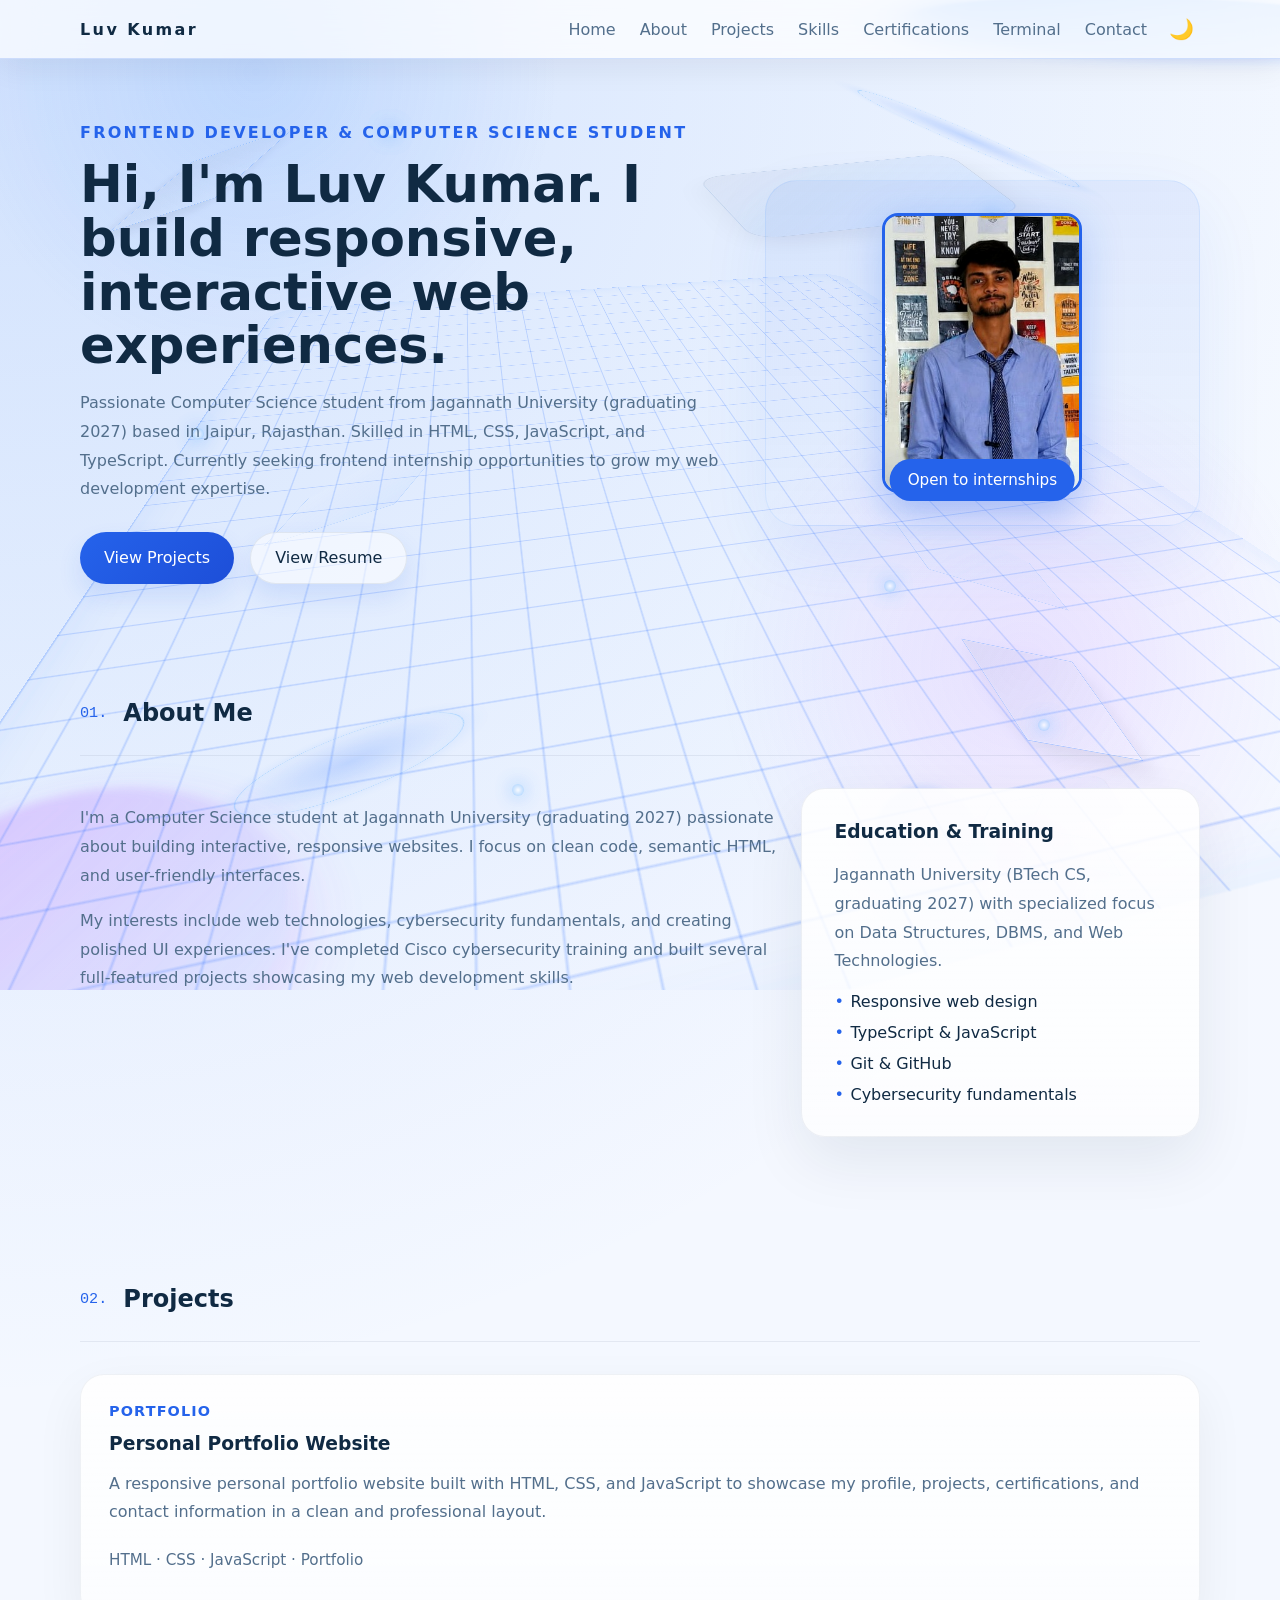
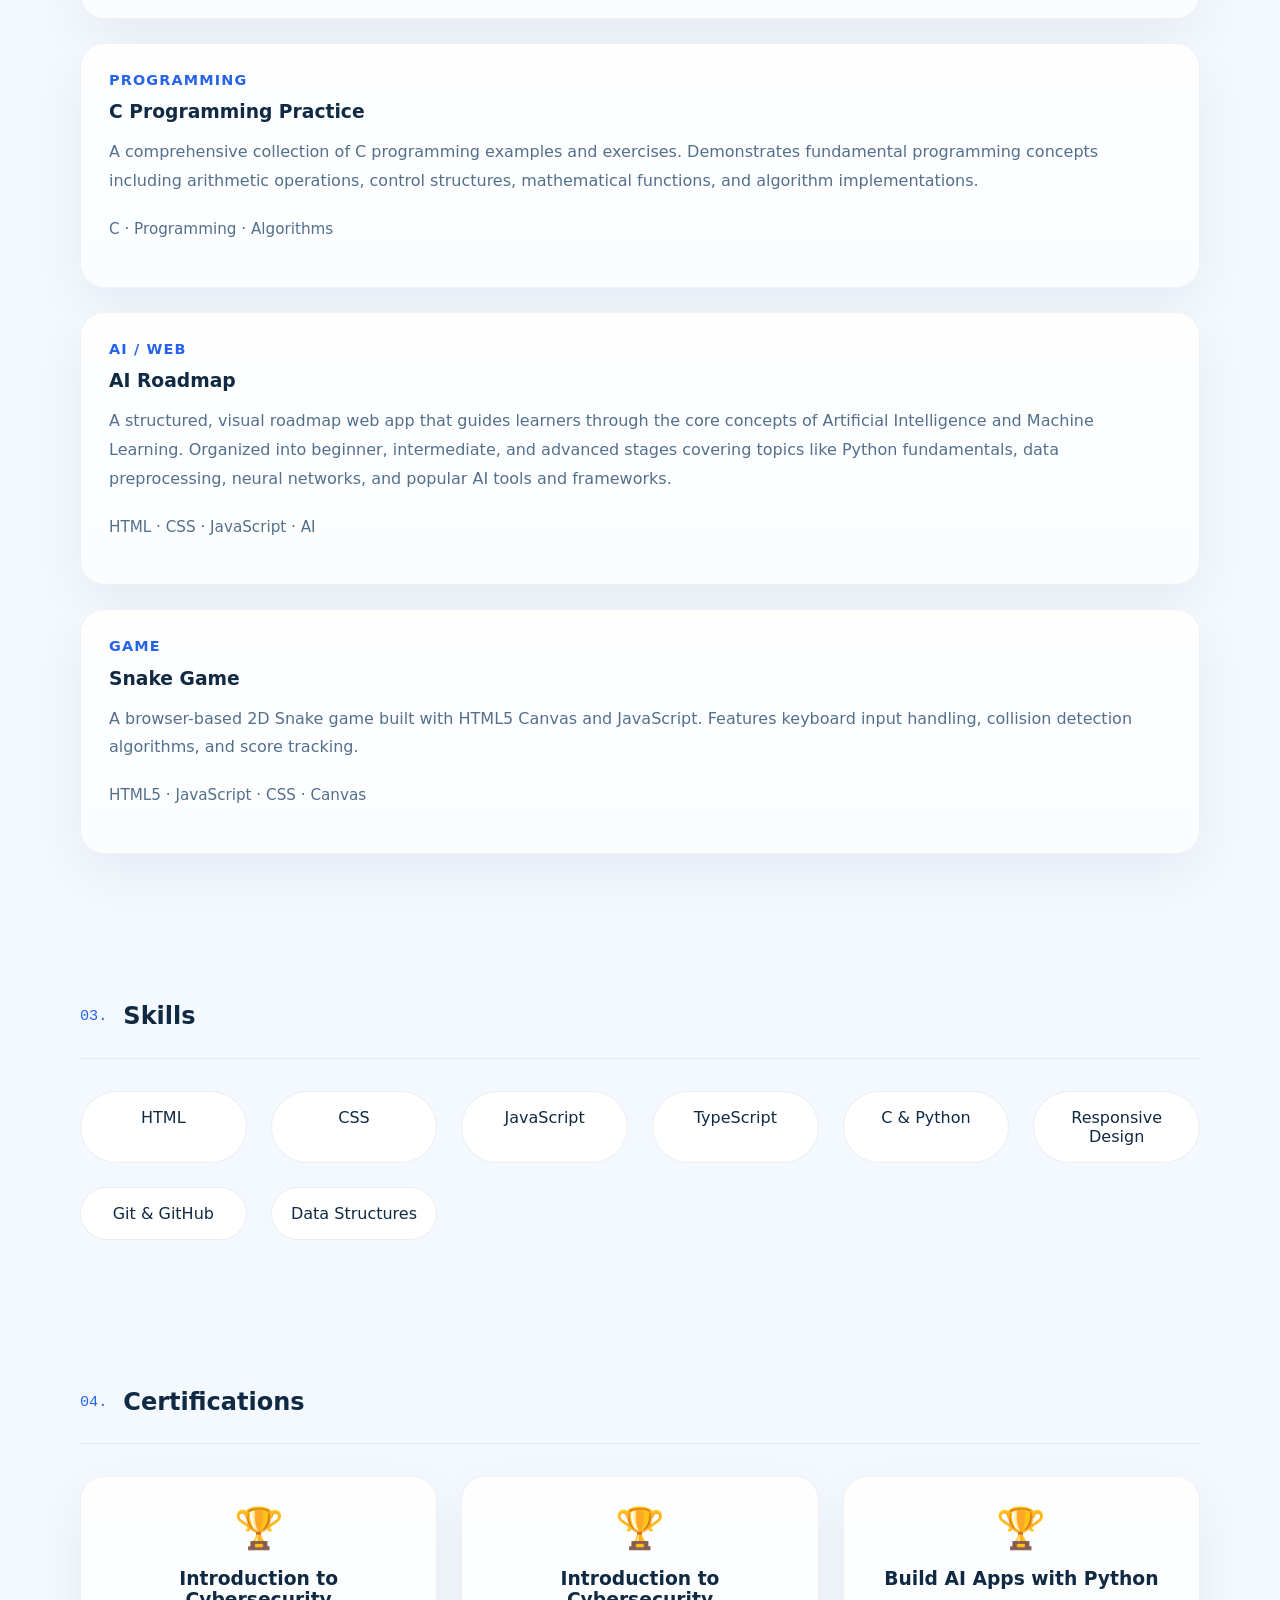
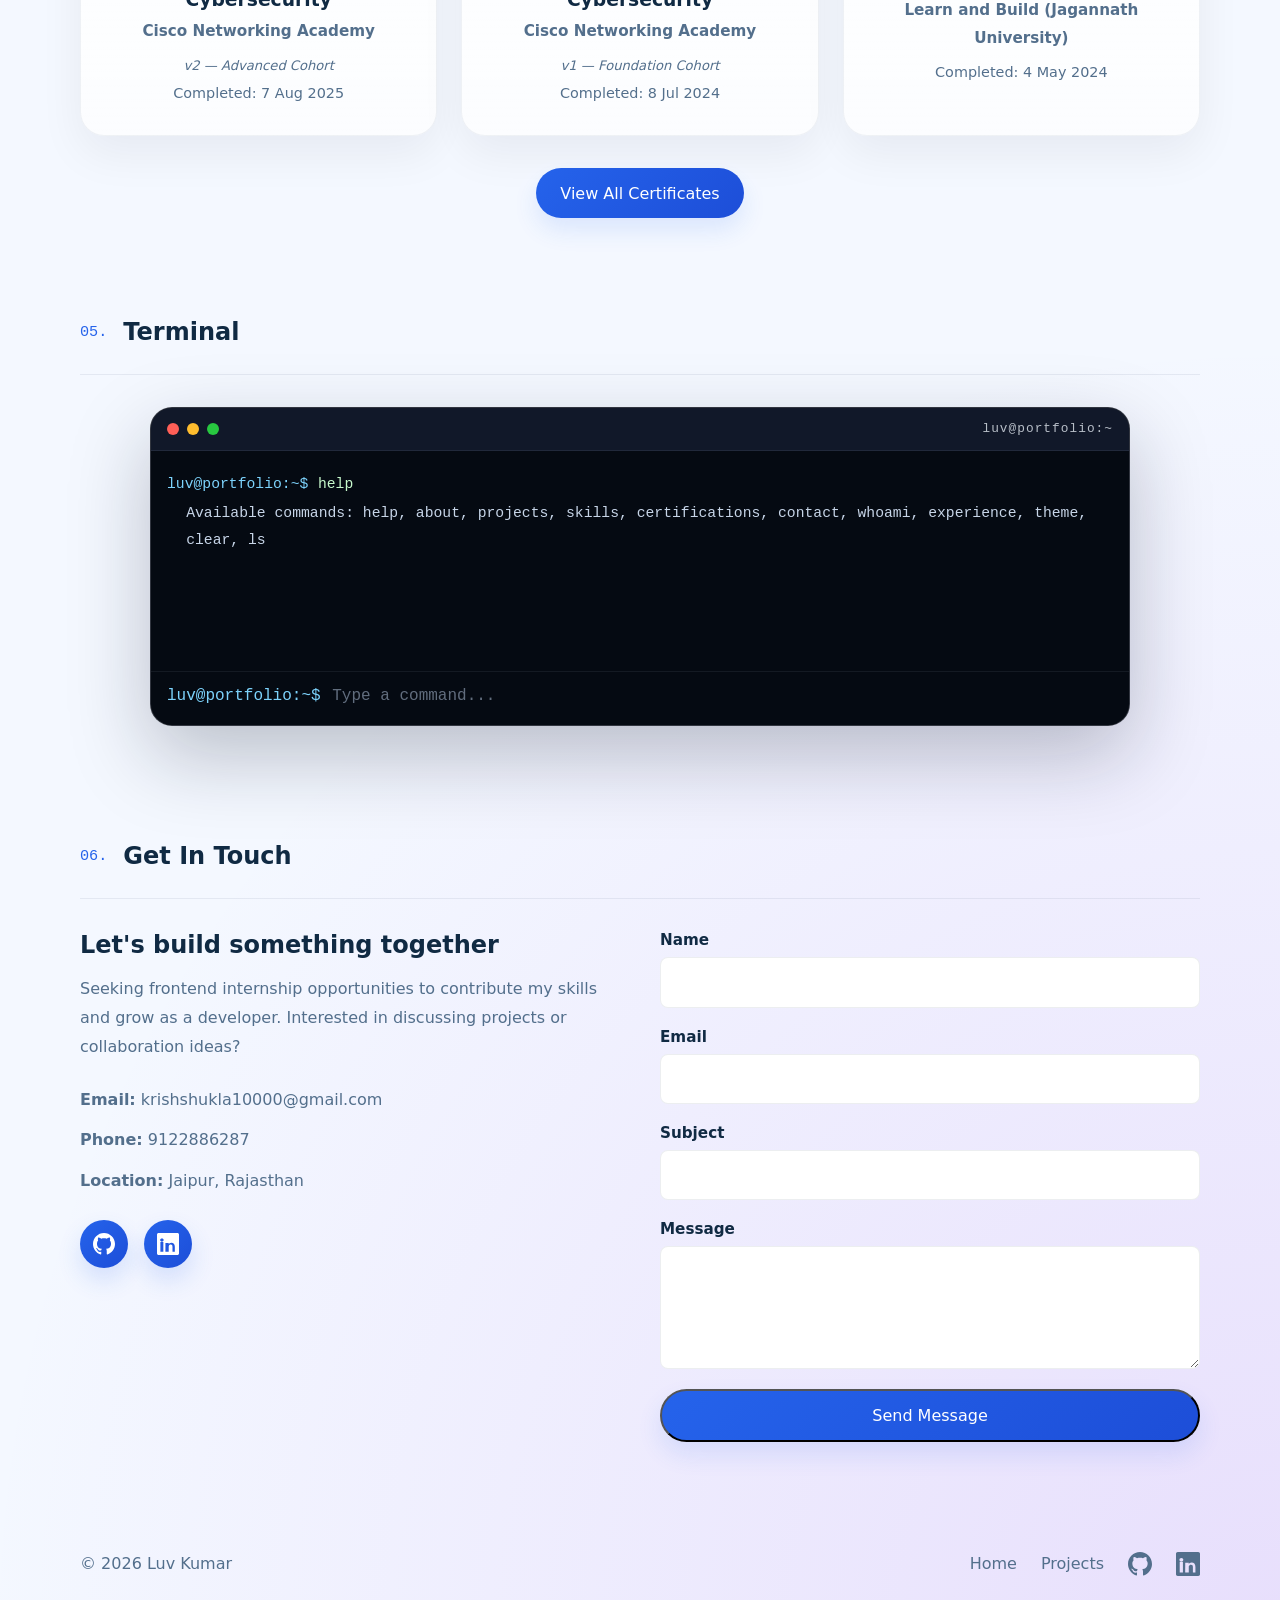
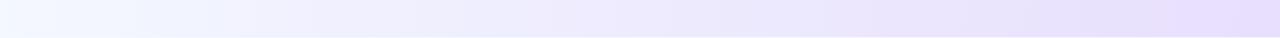
<file: index.html>
<!DOCTYPE html>
<html lang="en">
<head>
  <meta charset="UTF-8" />
  <meta name="viewport" content="width=device-width, initial-scale=1.0" />
  <title>My Portfolio</title>
  <link rel="stylesheet" href="styles.css" />
  <script defer src="script.js"></script>
</head>
<body>
  <div class="background-scene" aria-hidden="true">
    <span class="orb orb-one parallax-layer"></span>
    <span class="orb orb-two parallax-layer"></span>
    <span class="cube cube-one parallax-layer"></span>
    <span class="cube cube-two parallax-layer"></span>
    <span class="ring ring-one parallax-layer"></span>
    <span class="ring ring-two parallax-layer"></span>
    <span class="prism prism-one parallax-layer"></span>
    <span class="prism prism-two parallax-layer"></span>
    <span class="panel panel-one parallax-layer"></span>
    <span class="grid parallax-layer"></span>
    <span class="particle particle-1 parallax-layer"></span>
    <span class="particle particle-2 parallax-layer"></span>
    <span class="particle particle-3 parallax-layer"></span>
    <span class="particle particle-4 parallax-layer"></span>
    <span class="particle particle-5 parallax-layer"></span>
    <span class="particle particle-6 parallax-layer"></span>

    <div class="secondary-scene parallax-layer">
      <span class="mini-orb mini-orb-one"></span>
      <span class="mini-orb mini-orb-two"></span>
      <span class="mini-cube mini-cube-one"></span>
      <span class="mini-cube mini-cube-two"></span>
      <span class="mini-ring"></span>
      <span class="mini-panel"></span>
    </div>
  </div>

  <header class="site-header">
    <div class="container header-grid">
      <a class="brand" href="#home">Luv Kumar</a>
      <button class="nav-toggle" aria-label="Toggle navigation">☰</button>
      <nav class="site-nav">
        <a href="#home">Home</a>
        <a href="#about">About</a>
        <a href="#projects">Projects</a>
        <a href="#skills">Skills</a>
        <a href="#certifications">Certifications</a>
        <a href="#terminal">Terminal</a>
        <a href="#contact">Contact</a>
      </nav>
      <button class="theme-toggle" aria-label="Toggle dark mode">🌙</button>
    </div>
  </header>

  <main>
    <section class="hero" id="home">
      <div class="container hero-content">
        <div>
          <p class="eyebrow">Frontend Developer & Computer Science Student</p>
          <h1>Hi, I'm Luv Kumar. I build responsive, interactive web experiences.</h1>
          <p class="hero-copy">Passionate Computer Science student from Jagannath University (graduating 2027) based in Jaipur, Rajasthan. Skilled in HTML, CSS, JavaScript, and TypeScript. Currently seeking frontend internship opportunities to grow my web development expertise.</p>
          <div class="hero-actions">
            <a class="btn btn-primary" href="#projects">View Projects</a>
            <a class="btn btn-secondary" href="resume.html" target="_blank">View Resume</a>
          </div>
        </div>
        <div class="hero-card">
          <button class="profile-image-button" type="button" aria-label="View profile picture">
            <img class="profile-image" src="profile-professional.jpeg" alt="Luv Kumar — professional profile photo" />
          </button>
          <div class="hero-badge">Open to internships</div>
        </div>
      </div>
    </section>

    <section class="section" id="about">
      <div class="container">
        <div class="section-header">
          <span class="section-number">01.</span>
          <h2>About Me</h2>
        </div>
        <div class="about-grid">
          <div>
            <p>I'm a Computer Science student at Jagannath University (graduating 2027) passionate about building interactive, responsive websites. I focus on clean code, semantic HTML, and user-friendly interfaces.</p>
            <p>My interests include web technologies, cybersecurity fundamentals, and creating polished UI experiences. I've completed Cisco cybersecurity training and built several full-featured projects showcasing my web development skills.</p>
          </div>
          <div class="about-card">
            <h3>Education & Training</h3>
            <p>Jagannath University (BTech CS, graduating 2027) with specialized focus on Data Structures, DBMS, and Web Technologies.</p>
            <ul>
              <li>Responsive web design</li>
              <li>TypeScript & JavaScript</li>
              <li>Git & GitHub</li>
              <li>Cybersecurity fundamentals</li>
            </ul>
          </div>
        </div>
      </div>
    </section>

    <section class="section" id="projects">
      <div class="container">
        <div class="section-header">
          <span class="section-number">02.</span>
          <h2>Projects</h2>
        </div>
        <div class="projects-grid">
          <article class="project-card">
            <div class="project-meta">Portfolio</div>
            <h3><a href="#home">Personal Portfolio Website</a></h3>
            <p>A responsive personal portfolio website built with HTML, CSS, and JavaScript to showcase my profile, projects, certifications, and contact information in a clean and professional layout.</p>
            <p class="project-tech">HTML · CSS · JavaScript · Portfolio</p>
          </article>

          <article class="project-card">
            <div class="project-meta">Programming</div>
            <h3><a href="https://github.com/KrishShukla07/C-Programming-Practice" target="_blank" rel="noopener noreferrer">C Programming Practice</a></h3>
            <p>A comprehensive collection of C programming examples and exercises. Demonstrates fundamental programming concepts including arithmetic operations, control structures, mathematical functions, and algorithm implementations.</p>
            <p class="project-tech">C · Programming · Algorithms</p>
          </article>

          <article class="project-card">
            <div class="project-meta">AI / Web</div>
            <h3><a href="https://github.com/KrishShukla07" target="_blank" rel="noopener noreferrer">AI Roadmap</a></h3>
            <p>A structured, visual roadmap web app that guides learners through the core concepts of Artificial Intelligence and Machine Learning. Organized into beginner, intermediate, and advanced stages covering topics like Python fundamentals, data preprocessing, neural networks, and popular AI tools and frameworks.</p>
            <p class="project-tech">HTML · CSS · JavaScript · AI</p>
          </article>

          <article class="project-card">
            <div class="project-meta">Game</div>
            <h3><a href="https://github.com/KrishShukla07" target="_blank" rel="noopener noreferrer">Snake Game</a></h3>
            <p>A browser-based 2D Snake game built with HTML5 Canvas and JavaScript. Features keyboard input handling, collision detection algorithms, and score tracking.</p>
            <p class="project-tech">HTML5 · JavaScript · CSS · Canvas</p>
          </article>
        </div>
      </div>
    </section>

    <section class="section" id="skills">
      <div class="container">
        <div class="section-header">
          <span class="section-number">03.</span>
          <h2>Skills</h2>
        </div>
        <div class="skills-grid">
          <span>HTML</span>
          <span>CSS</span>
          <span>JavaScript</span>
          <span>TypeScript</span>
          <span>C & Python</span>
          <span>Responsive Design</span>
          <span>Git & GitHub</span>
          <span>Data Structures</span>
        </div>
      </div>
    </section>
    <section class="section" id="certifications">
      <div class="container">
        <div class="section-header">
          <span class="section-number">04.</span>
          <h2>Certifications</h2>
        </div>
        <div class="certifications-grid">
          <div class="cert-card">
            <div class="cert-icon">🏆</div>
            <h3>Introduction to Cybersecurity</h3>
            <p class="cert-issuer">Cisco Networking Academy</p>
            <p class="cert-meta-tag">v2 — Advanced Cohort</p>
            <p class="cert-date">Completed: 7 Aug 2025</p>
          </div>
          <div class="cert-card">
            <div class="cert-icon">🏆</div>
            <h3>Introduction to Cybersecurity</h3>
            <p class="cert-issuer">Cisco Networking Academy</p>
            <p class="cert-meta-tag">v1 — Foundation Cohort</p>
            <p class="cert-date">Completed: 8 Jul 2024</p>
          </div>
          <div class="cert-card">
            <div class="cert-icon">🏆</div>
            <h3>Build AI Apps with Python</h3>
            <p class="cert-issuer">Learn and Build (Jagannath University)</p>
            <p class="cert-date">Completed: 4 May 2024</p>
          </div>
        </div>
        <div class="certs-cta">
          <a href="certificates.html" class="btn btn-primary">View All Certificates</a>
        </div>
      </div>
    </section>

    <section class="section terminal-section" id="terminal">
      <div class="container">
        <div class="section-header">
          <span class="section-number">05.</span>
          <h2>Terminal</h2>
        </div>
        <div class="terminal-window" aria-label="Interactive terminal preview">
          <div class="terminal-header">
            <div class="terminal-dots">
              <span class="dot dot-red"></span>
              <span class="dot dot-yellow"></span>
              <span class="dot dot-green"></span>
            </div>
            <div class="terminal-title">luv@portfolio:~</div>
          </div>
          <div class="terminal-body" id="terminalBody" aria-live="polite">
            <div class="terminal-row terminal-welcome">
              <span class="prompt">luv@portfolio:~$</span>
              <span>help</span>
            </div>
            <div class="terminal-output">Available commands: help, about, projects, skills, certifications, contact, whoami, experience, theme, clear, ls</div>
          </div>
          <form class="terminal-input-row" id="terminalForm">
            <span class="prompt">luv@portfolio:~$</span>
            <input id="terminalInput" type="text" autocomplete="off" spellcheck="false" aria-label="Type a terminal command" placeholder="Type a command..." />
          </form>
        </div>
      </div>
    </section>

    <section class="section contact-section" id="contact">
      <div class="container">
        <div class="section-header">
          <span class="section-number">06.</span>
          <h2>Get In Touch</h2>
        </div>
        <div class="contact-container">
          <div class="contact-info">
            <h3>Let's build something together</h3>
            <p>Seeking frontend internship opportunities to contribute my skills and grow as a developer. Interested in discussing projects or collaboration ideas?</p>
            <div class="contact-details">
              <p><strong>Email:</strong> krishshukla10000@gmail.com</p>
              <p><strong>Phone:</strong> 9122886287</p>
              <p><strong>Location:</strong> Jaipur, Rajasthan</p>
              <div class="contact-links">
                <a href="https://github.com/KrishShukla07" target="_blank" rel="noopener noreferrer" title="GitHub">
                  <svg width="20" height="20" viewBox="0 0 24 24" fill="currentColor">
                    <path d="M12 0c-6.626 0-12 5.373-12 12 0 5.302 3.438 9.8 8.207 11.387.599.111.793-.261.793-.577v-2.234c-3.338.726-4.033-1.416-4.033-1.416-.546-1.387-1.333-1.756-1.333-1.756-1.089-.745.083-.729.083-.729 1.205.084 1.839 1.237 1.839 1.237 1.07 1.834 2.807 1.304 3.492.997.107-.775.418-1.305.762-1.604-2.665-.305-5.467-1.334-5.467-5.931 0-1.311.469-2.381 1.236-3.221-.124-.303-.535-1.524.117-3.176 0 0 1.008-.322 3.301 1.23.957-.266 1.983-.399 3.003-.404 1.02.005 2.047.138 3.006.404 2.291-1.552 3.297-1.23 3.297-1.23.653 1.653.242 2.874.118 3.176.77.84 1.235 1.911 1.235 3.221 0 4.609-2.807 5.624-5.479 5.921.43.372.823 1.102.823 2.222v3.293c0 .319.192.694.801.576 4.765-1.589 8.199-6.086 8.199-11.386 0-6.627-5.373-12-12-12z"/>
                  </svg>
                </a>
                <a href="https://linkedin.com/in/luv-kumar-109767224" target="_blank" rel="noopener noreferrer" title="LinkedIn">
                  <svg width="20" height="20" viewBox="0 0 24 24" fill="currentColor">
                    <path d="M20.447 20.452h-3.554v-5.569c0-1.328-.475-2.236-1.986-2.236-1.081 0-1.722.722-2.004 1.418-.103.249-.129.597-.129.946v5.441h-3.554s.05-8.855 0-9.649h3.554v1.366c.43-.664 1.199-1.61 2.920-1.61 2.135 0 3.738 1.393 3.738 4.385v5.508zM5.337 9.432c-1.144 0-1.915-.758-1.915-1.705 0-.948.77-1.706 1.954-1.706 1.182 0 1.915.758 1.915 1.706 0 .947-.733 1.705-1.954 1.705zm1.581 11.02H3.715V9.803h3.203v10.649zM22.225 0H1.771C.792 0 0 .774 0 1.729v20.542C0 23.227.792 24 1.771 24h20.451C23.2 24 24 23.227 24 22.271V1.729C24 .774 23.2 0 22.222 0h.003z"/>
                  </svg>
                </a>
              </div>
            </div>
          </div>
          <form class="contact-form" id="contactForm">
            <div class="form-group">
              <label for="name">Name</label>
              <input type="text" id="name" name="name" required />
            </div>
            <div class="form-group">
              <label for="email">Email</label>
              <input type="email" id="email" name="email" required />
            </div>
            <div class="form-group">
              <label for="subject">Subject</label>
              <input type="text" id="subject" name="subject" required />
            </div>
            <div class="form-group">
              <label for="message">Message</label>
              <textarea id="message" name="message" rows="5" required></textarea>
            </div>
            <button type="submit" class="btn btn-primary">Send Message</button>
          </form>
        </div>
      </div>
    </section>

  </main>

  <div class="image-modal" id="imageModal" aria-hidden="true">
    <div class="image-modal-backdrop" data-close="true"></div>
    <div class="image-modal-content" role="dialog" aria-modal="true" aria-label="Luv Kumar profile picture">
      <button class="image-modal-close" type="button" aria-label="Close enlarged profile picture">×</button>
      <img src="profile-professional.jpeg" alt="Luv Kumar profile picture" />
    </div>
  </div>

  <footer class="footer">
    <div class="container footer-grid">
      <p>© 2026 Luv Kumar</p>
      <div class="footer-links">
        <a href="#home">Home</a>
        <a href="#projects">Projects</a>
        <a href="https://github.com/KrishShukla07" target="_blank" rel="noopener noreferrer" class="social-link" title="GitHub">
          <svg width="24" height="24" viewBox="0 0 24 24" fill="currentColor">
            <path d="M12 0c-6.626 0-12 5.373-12 12 0 5.302 3.438 9.8 8.207 11.387.599.111.793-.261.793-.577v-2.234c-3.338.726-4.033-1.416-4.033-1.416-.546-1.387-1.333-1.756-1.333-1.756-1.089-.745.083-.729.083-.729 1.205.084 1.839 1.237 1.839 1.237 1.07 1.834 2.807 1.304 3.492.997.107-.775.418-1.305.762-1.604-2.665-.305-5.467-1.334-5.467-5.931 0-1.311.469-2.381 1.236-3.221-.124-.303-.535-1.524.117-3.176 0 0 1.008-.322 3.301 1.23.957-.266 1.983-.399 3.003-.404 1.02.005 2.047.138 3.006.404 2.291-1.552 3.297-1.23 3.297-1.23.653 1.653.242 2.874.118 3.176.77.84 1.235 1.911 1.235 3.221 0 4.609-2.807 5.624-5.479 5.921.43.372.823 1.102.823 2.222v3.293c0 .319.192.694.801.576 4.765-1.589 8.199-6.086 8.199-11.386 0-6.627-5.373-12-12-12z"/>
          </svg>
        </a>
        <a href="https://linkedin.com/in/luv-kumar-109767224" target="_blank" rel="noopener noreferrer" class="social-link" title="LinkedIn">
          <svg width="24" height="24" viewBox="0 0 24 24" fill="currentColor">
            <path d="M20.447 20.452h-3.554v-5.569c0-1.328-.475-2.236-1.986-2.236-1.081 0-1.722.722-2.004 1.418-.103.249-.129.597-.129.946v5.441h-3.554s.05-8.855 0-9.649h3.554v1.366c.43-.664 1.199-1.61 2.920-1.61 2.135 0 3.738 1.393 3.738 4.385v5.508zM5.337 9.432c-1.144 0-1.915-.758-1.915-1.705 0-.948.77-1.706 1.954-1.706 1.182 0 1.915.758 1.915 1.706 0 .947-.733 1.705-1.954 1.705zm1.581 11.02H3.715V9.803h3.203v10.649zM22.225 0H1.771C.792 0 0 .774 0 1.729v20.542C0 23.227.792 24 1.771 24h20.451C23.2 24 24 23.227 24 22.271V1.729C24 .774 23.2 0 22.222 0h.003z"/>
          </svg>
        </a>
      </div>
    </div>
  </footer>
</body>
</html>
</file>
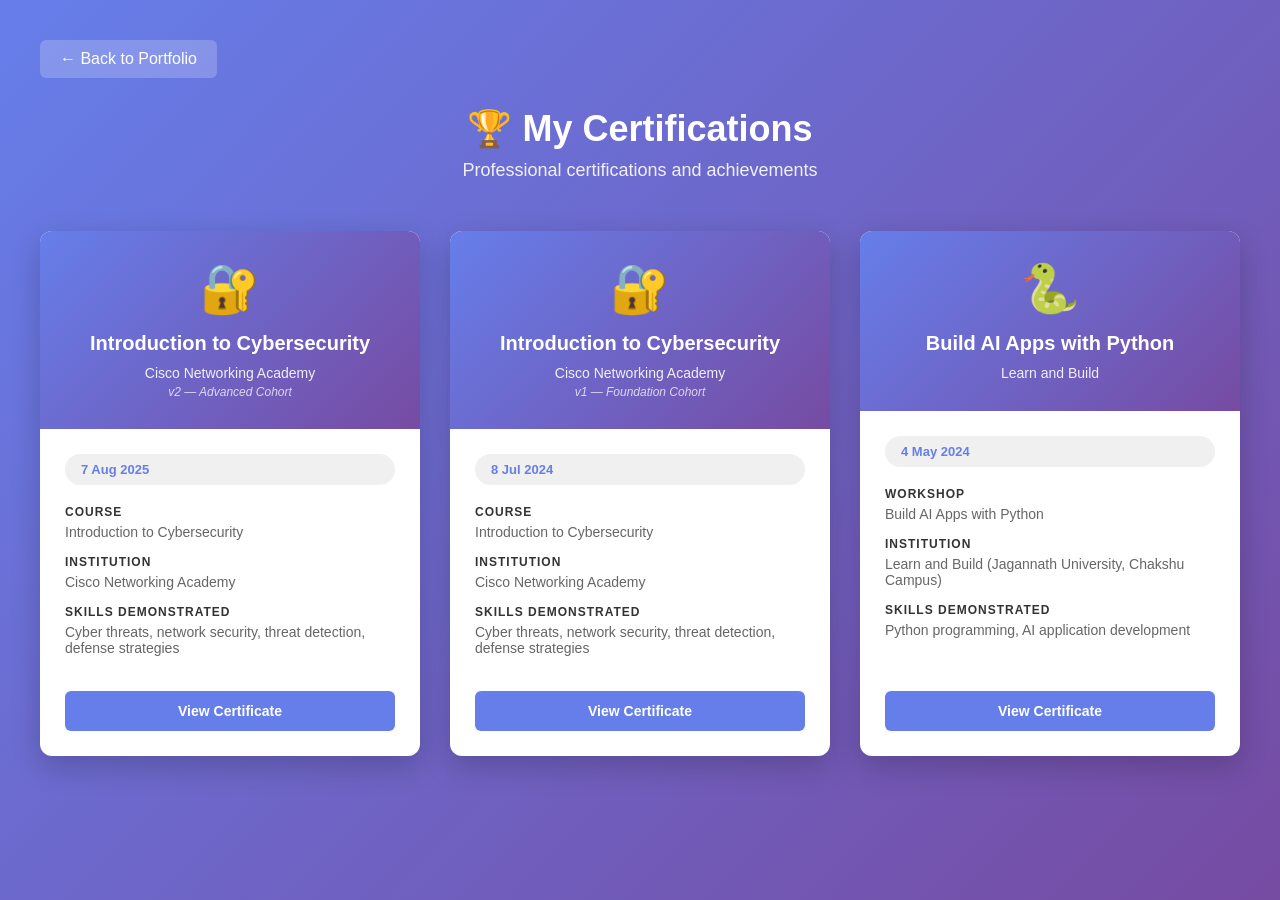
<file: certificates.html>
<!DOCTYPE html>
<html lang="en">
<head>
  <meta charset="UTF-8">
  <meta name="viewport" content="width=device-width, initial-scale=1.0">
  <title>Luv Kumar - Certifications</title>
  <style>
    * {
      margin: 0;
      padding: 0;
      box-sizing: border-box;
    }

    body {
      font-family: 'Segoe UI', Tahoma, Geneva, Verdana, sans-serif;
      background: linear-gradient(135deg, #667eea 0%, #764ba2 100%);
      min-height: 100vh;
      padding: 40px 20px;
    }

    .container {
      max-width: 1200px;
      margin: 0 auto;
    }

    header {
      text-align: center;
      color: white;
      margin-bottom: 50px;
    }

    header h1 {
      font-size: 36px;
      margin-bottom: 10px;
    }

    header p {
      font-size: 18px;
      opacity: 0.9;
    }

    .back-link {
      display: inline-block;
      margin-bottom: 30px;
      padding: 10px 20px;
      background: rgba(255, 255, 255, 0.2);
      color: white;
      text-decoration: none;
      border-radius: 6px;
      transition: all 0.2s ease;
    }

    .back-link:hover {
      background: rgba(255, 255, 255, 0.3);
    }

    .certificates-grid {
      display: grid;
      grid-template-columns: repeat(auto-fit, minmax(300px, 1fr));
      gap: 30px;
      margin-bottom: 50px;
    }

    .cert-card {
      background: white;
      border-radius: 12px;
      overflow: hidden;
      box-shadow: 0 10px 30px rgba(0, 0, 0, 0.2);
      transition: transform 0.3s ease, box-shadow 0.3s ease;
      display: flex;
      flex-direction: column;
    }

    .cert-card:hover {
      transform: translateY(-8px);
      box-shadow: 0 15px 40px rgba(0, 0, 0, 0.3);
    }

    .cert-header {
      background: linear-gradient(135deg, #667eea 0%, #764ba2 100%);
      color: white;
      padding: 30px 20px;
      text-align: center;
    }

    .cert-icon {
      font-size: 48px;
      margin-bottom: 15px;
    }

    .cert-header h2 {
      font-size: 20px;
      margin-bottom: 10px;
    }

    .cert-issuer {
      font-size: 14px;
      opacity: 0.9;
    }

    .cert-cohort {
      font-size: 12px;
      opacity: 0.75;
      font-style: italic;
      margin-top: 4px;
    }

    .cert-body {
      padding: 25px;
      flex: 1;
      display: flex;
      flex-direction: column;
    }

    .cert-details {
      margin-bottom: 20px;
      flex: 1;
    }

    .cert-detail-item {
      margin-bottom: 15px;
    }

    .cert-detail-label {
      font-weight: 600;
      color: #333;
      font-size: 12px;
      text-transform: uppercase;
      letter-spacing: 1px;
    }

    .cert-detail-value {
      color: #666;
      font-size: 14px;
      margin-top: 5px;
    }

    .cert-date {
      display: inline-block;
      background: #f0f0f0;
      color: #667eea;
      padding: 8px 16px;
      border-radius: 20px;
      font-size: 13px;
      font-weight: 600;
      margin-bottom: 20px;
    }

    .cert-actions {
      display: flex;
      gap: 10px;
    }

    .cert-btn {
      flex: 1;
      padding: 12px 16px;
      border: none;
      border-radius: 6px;
      font-size: 14px;
      font-weight: 600;
      cursor: pointer;
      transition: all 0.2s ease;
      text-decoration: none;
      text-align: center;
      display: inline-flex;
      align-items: center;
      justify-content: center;
    }

    .cert-btn-view {
      background: #667eea;
      color: white;
    }

    .cert-btn-view:hover {
      background: #5568d3;
    }

    .cert-btn-download {
      background: #f0f0f0;
      color: #333;
    }

    .cert-btn-download:hover {
      background: #e0e0e0;
    }

    .modal {
      display: none !important;
      position: fixed;
      top: 0;
      left: 0;
      width: 100%;
      height: 100%;
      background: rgba(0, 0, 0, 0.8) !important;
      z-index: 9999 !important;
      padding: 20px;
      overflow: auto;
    }

    .modal.active {
      display: flex !important;
      align-items: center;
      justify-content: center;
    }

    .modal-content {
      background: white;
      border-radius: 12px;
      max-width: 700px;
      width: 100%;
      position: relative;
      box-shadow: 0 20px 60px rgba(0, 0, 0, 0.3);
    }

    .modal-header {
      display: flex;
      justify-content: space-between;
      align-items: center;
      padding: 25px;
      border-bottom: 2px solid #f0f0f0;
      background: #f9f9f9;
    }

    .modal-header h2 {
      font-size: 22px;
      color: #333;
      margin: 0;
    }

    .modal-close {
      background: none;
      border: none;
      font-size: 32px;
      color: #999;
      cursor: pointer;
      transition: color 0.2s ease;
      padding: 0;
      width: 40px;
      height: 40px;
      display: flex;
      align-items: center;
      justify-content: center;
    }

    .modal-close:hover {
      color: #667eea;
    }

    .modal-body {
      padding: 40px 30px;
      text-align: center;
      background: white;
    }


    .modal-body img {
      max-width: 100%;
      height: auto;
      border-radius: 6px;
    }

    .cert-download-btn {
      display: inline-block;
      margin-top: 20px;
      padding: 12px 30px;
      background: #2563eb;
      color: white;
      text-decoration: none;
      border-radius: 6px;
      font-weight: 600;
      transition: background 0.2s ease;
    }

    .cert-download-btn:hover {
      background: #1e40af;
    }

    .certificate-preview {
      background: #f5f5f5;
      padding: 40px;
      border-radius: 6px;
      margin-bottom: 20px;
      text-align: center;
      color: #999;
    }

    @media (max-width: 768px) {
      header h1 {
        font-size: 28px;
      }

      .certificates-grid {
        grid-template-columns: 1fr;
      }

      .modal-body {
        padding: 20px;
      }
    }
  </style>
</head>
<body>
  <div class="container">
    <a href="index.html" class="back-link">← Back to Portfolio</a>

    <header>
      <h1>🏆 My Certifications</h1>
      <p>Professional certifications and achievements</p>
    </header>

    <div class="certificates-grid">
      <!-- Certificate 1 -->
      <div class="cert-card">
        <div class="cert-header">
          <div class="cert-icon">🔐</div>
          <h2>Introduction to Cybersecurity</h2>
          <div class="cert-issuer">Cisco Networking Academy</div>
          <div class="cert-cohort">v2 — Advanced Cohort</div>
        </div>
        <div class="cert-body">
          <span class="cert-date">7 Aug 2025</span>
          <div class="cert-details">
            <div class="cert-detail-item">
              <div class="cert-detail-label">Course</div>
              <div class="cert-detail-value">Introduction to Cybersecurity</div>
            </div>
            <div class="cert-detail-item">
              <div class="cert-detail-label">Institution</div>
              <div class="cert-detail-value">Cisco Networking Academy</div>
            </div>
            <div class="cert-detail-item">
              <div class="cert-detail-label">Skills Demonstrated</div>
              <div class="cert-detail-value">Cyber threats, network security, threat detection, defense strategies</div>
            </div>
          </div>
          <div class="cert-actions">
            <button class="cert-btn cert-btn-view" onclick="openModal('cert1')">View Certificate</button>
          </div>
        </div>
      </div>

      <!-- Certificate 2 -->
      <div class="cert-card">
        <div class="cert-header">
          <div class="cert-icon">🔐</div>
          <h2>Introduction to Cybersecurity</h2>
          <div class="cert-issuer">Cisco Networking Academy</div>
          <div class="cert-cohort">v1 — Foundation Cohort</div>
        </div>
        <div class="cert-body">
          <span class="cert-date">8 Jul 2024</span>
          <div class="cert-details">
            <div class="cert-detail-item">
              <div class="cert-detail-label">Course</div>
              <div class="cert-detail-value">Introduction to Cybersecurity</div>
            </div>
            <div class="cert-detail-item">
              <div class="cert-detail-label">Institution</div>
              <div class="cert-detail-value">Cisco Networking Academy</div>
            </div>
            <div class="cert-detail-item">
              <div class="cert-detail-label">Skills Demonstrated</div>
              <div class="cert-detail-value">Cyber threats, network security, threat detection, defense strategies</div>
            </div>
          </div>
          <div class="cert-actions">
            <button class="cert-btn cert-btn-view" onclick="openModal('cert2')">View Certificate</button>
          </div>
        </div>
      </div>

      <!-- Certificate 3 -->
      <div class="cert-card">
        <div class="cert-header">
          <div class="cert-icon">🐍</div>
          <h2>Build AI Apps with Python</h2>
          <div class="cert-issuer">Learn and Build</div>
        </div>
        <div class="cert-body">
          <span class="cert-date">4 May 2024</span>
          <div class="cert-details">
            <div class="cert-detail-item">
              <div class="cert-detail-label">Workshop</div>
              <div class="cert-detail-value">Build AI Apps with Python</div>
            </div>
            <div class="cert-detail-item">
              <div class="cert-detail-label">Institution</div>
              <div class="cert-detail-value">Learn and Build (Jagannath University, Chakshu Campus)</div>
            </div>
            <div class="cert-detail-item">
              <div class="cert-detail-label">Skills Demonstrated</div>
              <div class="cert-detail-value">Python programming, AI application development</div>
            </div>
          </div>
          <div class="cert-actions">
            <button class="cert-btn cert-btn-view" onclick="openModal('cert3')">View Certificate</button>
          </div>
        </div>
      </div>
    </div>
  </div>

  <div id="cert1Modal" class="modal">
    <div class="modal-content">
      <div class="modal-header">
        <h2>Introduction to Cybersecurity (Aug 2025)</h2>
        <button class="modal-close" onclick="closeModal('cert1')">×</button>
      </div>
      <div class="modal-body">
        <div class="certificate-preview">📄 Certificate PDF File</div>
        <p style="color: #666; margin-bottom: 10px;"><strong>Issued by:</strong> Cisco Networking Academy</p>
        <p style="color: #666; margin-bottom: 20px;"><strong>Completion Date:</strong> 7 August 2025</p>
        <a href="Introduction_to_Cybersecurity_certificate_krishshukla10000-gmail-com.pdf" download class="cert-download-btn">⬇ Download Certificate</a>
      </div>
    </div>
  </div>

  <div id="cert2Modal" class="modal">
    <div class="modal-content">
      <div class="modal-header">
        <h2>Introduction to Cybersecurity (Jul 2024)</h2>
        <button class="modal-close" onclick="closeModal('cert2')">×</button>
      </div>
      <div class="modal-body">
        <div class="certificate-preview">📄 Certificate PDF File</div>
        <p style="color: #666; margin-bottom: 10px;"><strong>Issued by:</strong> Cisco Networking Academy</p>
        <p style="color: #666; margin-bottom: 20px;"><strong>Completion Date:</strong> 8 July 2024</p>
        <a href="LuvKumar-JNUJ_July24_CYB_-certificate.pdf" download class="cert-download-btn">⬇ Download Certificate</a>
      </div>
    </div>
  </div>

  <div id="cert3Modal" class="modal">
    <div class="modal-content">
      <div class="modal-header">
        <h2>Build AI Apps with Python</h2>
        <button class="modal-close" onclick="closeModal('cert3')">×</button>
      </div>
      <div class="modal-body">
        <div class="certificate-preview">📄 Certificate PDF File</div>
        <p style="color: #666; margin-bottom: 10px;"><strong>Issued by:</strong> Learn and Build (Jagannath University)</p>
        <p style="color: #666; margin-bottom: 20px;"><strong>Completion Date:</strong> 4 May 2024</p>
        <a href="luv-kumar-certificate.pdf" download class="cert-download-btn">⬇ Download Certificate</a>
      </div>
    </div>
  </div>

  <script>
    function openModal(certId) {
      const modal = document.getElementById(certId + 'Modal');
      if (modal) {
        modal.classList.add('active');
        // Move focus into the modal for accessibility
        const firstFocusable = modal.querySelector('button, a, [tabindex]');
        if (firstFocusable) firstFocusable.focus();
      }
    }

    function closeModal(certId) {
      const modal = document.getElementById(certId + 'Modal');
      if (modal) {
        modal.classList.remove('active');
        // Return focus to the button that opened this modal
        const trigger = document.querySelector(`[onclick="openModal('${certId}')"]`);
        if (trigger) trigger.focus();
      }
    }

    // Close modal when clicking the close button
    document.querySelectorAll('.modal-close').forEach(btn => {
      btn.addEventListener('click', function(e) {
        e.stopPropagation();
        this.closest('.modal').classList.remove('active');
      });
    });

    // Close modal when clicking outside
    document.querySelectorAll('.modal').forEach(modal => {
      modal.addEventListener('click', function(e) {
        if (e.target === this) {
          this.classList.remove('active');
        }
      });
    });

    // Close on Escape key
    document.addEventListener('keydown', function(e) {
      if (e.key === 'Escape') {
        document.querySelectorAll('.modal.active').forEach(modal => {
          modal.classList.remove('active');
        });
      }
    });

    // Focus trap: keep Tab/Shift+Tab within the open modal
    document.addEventListener('keydown', function(e) {
      if (e.key !== 'Tab') return;
      const activeModal = document.querySelector('.modal.active');
      if (!activeModal) return;

      const focusable = Array.from(
        activeModal.querySelectorAll('button, a[href], input, textarea, select, [tabindex]:not([tabindex="-1"])')
      ).filter(el => !el.disabled && el.offsetParent !== null);

      if (focusable.length === 0) return;

      const first = focusable[0];
      const last = focusable[focusable.length - 1];

      if (e.shiftKey) {
        if (document.activeElement === first) {
          e.preventDefault();
          last.focus();
        }
      } else {
        if (document.activeElement === last) {
          e.preventDefault();
          first.focus();
        }
      }
    });
  </script>
</body>
</html>
</file>
<file: styles.css>
:root {
  color-scheme: light;
  --bg: #f4f8ff;
  --surface: #ffffff;
  --text: #102a43;
  --muted: #536f8c;
  --primary: #2563eb;
  --primary-strong: #1d4ed8;
  --border: rgba(16, 42, 67, 0.08);
  --shadow: 0 25px 60px rgba(16, 42, 67, 0.08);
  --scene-1: rgba(59, 130, 246, 0.52);
  --scene-2: rgba(168, 85, 247, 0.34);
  --scene-3: rgba(59, 130, 246, 0.26);
  --scene-4: rgba(96, 165, 250, 0.22);
  --scene-grid: rgba(37, 99, 235, 0.22);
}

html {
  scroll-behavior: smooth;
  scroll-padding-top: 110px;
}

body {
  margin: 0;
  position: relative;
  font-family: Inter, system-ui, -apple-system, BlinkMacSystemFont, "Segoe UI", sans-serif;
  background:
    radial-gradient(circle at top left, rgba(59, 130, 246, 0.20), transparent 28%),
    radial-gradient(circle at bottom right, rgba(147, 51, 234, 0.13), transparent 26%),
    linear-gradient(180deg, rgba(255,255,255,0.12), transparent 40%),
    var(--bg);
  color: var(--text);
  overflow-x: hidden;
}

* {
  box-sizing: border-box;
}

.background-scene {
  position: fixed;
  inset: -10vh 0 -10vh 0;
  overflow: hidden;
  pointer-events: none;
  z-index: 0;
  perspective: 1800px;
  filter: saturate(1.25);
  opacity: 1;
  background: radial-gradient(circle at 20% 15%, rgba(59, 130, 246, 0.14), transparent 22%),
    radial-gradient(circle at 80% 70%, rgba(168, 85, 247, 0.12), transparent 24%);
}

.secondary-scene {
  position: absolute;
  right: 9%;
  bottom: 3vh;
  width: min(38vw, 360px);
  height: min(22vw, 220px);
  opacity: 0.72;
  filter: blur(0.25px) saturate(1.15);
  transform: translate3d(var(--tx), var(--ty), -30px) rotateX(18deg) rotateY(-16deg) scale(0.92);
  pointer-events: none;
  mix-blend-mode: screen;
}

.secondary-scene::before {
  content: "";
  position: absolute;
  inset: 12% 10% 8% 12%;
  border-radius: 36px;
  border: 1px solid rgba(96, 165, 250, 0.04);
  background: linear-gradient(135deg, rgba(96, 165, 250, 0.02), rgba(255, 255, 255, 0.003));
  box-shadow: inset 0 0 18px rgba(59, 130, 246, 0.015);
  transform: rotateX(62deg) rotateZ(-12deg);
  opacity: 0.5;
}

.orb,
.cube,
.ring,
.prism,
.panel,
.grid,
.particle,
.mini-orb,
.mini-cube,
.mini-ring,
.mini-panel {
  position: absolute;
  display: block;
  will-change: transform;
}

.orb {
  border-radius: 50%;
  filter: blur(8px);
  opacity: 0.8;
}

.orb-one {
  --tx: 0px;
  --ty: 0px;
  width: 30rem;
  height: 30rem;
  background: linear-gradient(135deg, var(--scene-1), rgba(96, 165, 250, 0.14));
  top: -8rem;
  right: -7rem;
  transform: translate3d(var(--tx), var(--ty), 0) rotateX(70deg) rotateZ(20deg);
  box-shadow: 0 30px 80px rgba(37, 99, 235, 0.28);
}

.orb-two {
  --tx: 0px;
  --ty: 0px;
  width: 26rem;
  height: 26rem;
  background: linear-gradient(135deg, var(--scene-2), rgba(37, 99, 235, 0.08));
  bottom: -9rem;
  left: -8rem;
  transform: translate3d(var(--tx), var(--ty), 0) rotateX(60deg) rotateZ(-18deg);
  box-shadow: 0 25px 70px rgba(147, 51, 234, 0.2);
}

.cube {
  --tx: 0px;
  --ty: 0px;
  width: 150px;
  height: 150px;
  border: 1px solid rgba(59, 130, 246, 0.28);
  background: linear-gradient(135deg, rgba(148, 163, 184, 0.14), rgba(255, 255, 255, 0.04));
  box-shadow: inset 0 0 0 1px rgba(255, 255, 255, 0.18), 0 18px 32px rgba(15, 23, 42, 0.08);
  transform-style: preserve-3d;
}

.cube-one {
  top: 18%;
  left: 10%;
  transform: translate3d(var(--tx), var(--ty), 0) rotateX(62deg) rotateY(-25deg) rotateZ(24deg);
}

.cube-two {
  right: 12%;
  bottom: 20%;
  transform: translate3d(var(--tx), var(--ty), 0) rotateX(62deg) rotateY(25deg) rotateZ(-18deg);
}

.ring {
  --tx: 0px;
  --ty: 0px;
  width: 240px;
  height: 240px;
  border: 1px solid rgba(96, 165, 250, 0.38);
  border-radius: 50%;
  background: radial-gradient(circle, rgba(37, 99, 235, 0.19), rgba(37, 99, 235, 0.04) 60%, transparent 70%);
  box-shadow: inset 0 0 18px rgba(96, 165, 250, 0.15), 0 0 30px rgba(59, 130, 246, 0.1);
}

.ring-one {
  top: 10%;
  right: 15%;
  transform: translate3d(var(--tx), var(--ty), 0) rotateX(72deg) rotateY(22deg);
}

.ring-two {
  bottom: 10%;
  left: 18%;
  transform: translate3d(var(--tx), var(--ty), 0) rotateX(82deg) rotateY(-18deg);
}

.prism {
  --tx: 0px;
  --ty: 0px;
  width: 160px;
  height: 160px;
  background: linear-gradient(135deg, rgba(255, 255, 255, 0.12), rgba(59, 130, 246, 0.04));
  clip-path: polygon(50% 0%, 100% 38%, 100% 100%, 0% 100%, 0% 38%);
  border: 1px solid rgba(59, 130, 246, 0.2);
  box-shadow: 0 20px 50px rgba(59, 130, 246, 0.08);
}

.prism-one {
  left: 22%;
  top: 46%;
  transform: translate3d(var(--tx), var(--ty), 0) rotateX(70deg) rotateY(-25deg) rotateZ(18deg);
}

.prism-two {
  right: 18%;
  top: 52%;
  transform: translate3d(var(--tx), var(--ty), 0) rotateX(70deg) rotateY(22deg) rotateZ(-12deg);
}

.panel {
  --tx: 0px;
  --ty: 0px;
  width: 280px;
  height: 180px;
  border-radius: 28px;
  border: 1px solid rgba(148, 163, 184, 0.24);
  background: linear-gradient(135deg, rgba(15, 23, 42, 0.04), rgba(96, 165, 250, 0.12));
  backdrop-filter: blur(2px);
  box-shadow: inset 0 0 0 1px rgba(255, 255, 255, 0.08), 0 18px 40px rgba(15, 23, 42, 0.06);
}

.panel-one {
  left: 56%;
  top: 18%;
  transform: translate3d(var(--tx), var(--ty), 0) rotateX(62deg) rotateZ(-16deg);
}

.grid {
  --tx: 0px;
  --ty: 0px;
  inset: 10% 20% 12% 20%;
  background-image: linear-gradient(var(--scene-grid) 1px, transparent 1px),
    linear-gradient(90deg, var(--scene-grid) 1px, transparent 1px);
  background-size: 34px 34px;
  border-radius: 32px;
  transform: translate3d(var(--tx), var(--ty), 0) perspective(1200px) rotateX(60deg) rotateZ(-12deg) scale(1.15);
  box-shadow: inset 0 0 30px rgba(59, 130, 246, 0.1);
  opacity: 0.9;
}

.particle {
  --tx: 0px;
  --ty: 0px;
  width: 12px;
  height: 12px;
  border-radius: 50%;
  background: radial-gradient(circle, rgba(255, 255, 255, 0.9), rgba(96, 165, 250, 0.6));
  box-shadow: 0 0 18px rgba(96, 165, 250, 0.8);
  opacity: 0.8;
}

.particle-1 { top: 20%; left: 30%; }
.particle-2 { top: 28%; right: 22%; }
.particle-3 { top: 48%; left: 15%; }
.particle-4 { top: 62%; right: 30%; }
.particle-5 { bottom: 18%; left: 40%; }
.particle-6 { bottom: 24%; right: 18%; }

.particle-1, .particle-2, .particle-3, .particle-4, .particle-5, .particle-6 {
  transform: translate3d(var(--tx), var(--ty), 0);
}

.mini-orb {
  border-radius: 50%;
  filter: blur(7px);
  opacity: 0.82;
}

.mini-orb-one {
  width: 110px;
  height: 110px;
  left: 18%;
  top: 18%;
  background: linear-gradient(135deg, rgba(37, 99, 235, 0.18), rgba(168, 85, 247, 0.06));
  box-shadow: 0 20px 50px rgba(37, 99, 235, 0.12);
  filter: blur(2px);
}

.mini-orb-two {
  width: 90px;
  height: 90px;
  right: 20%;
  bottom: 22%;
  background: linear-gradient(135deg, rgba(168, 85, 247, 0.16), rgba(96, 165, 250, 0.06));
  box-shadow: 0 18px 45px rgba(168, 85, 247, 0.1);
  filter: blur(2px);
}

.mini-cube {
  width: 70px;
  height: 70px;
  border: 1px solid rgba(96, 165, 250, 0.2);
  background: linear-gradient(135deg, rgba(255, 255, 255, 0.06), rgba(59, 130, 246, 0.06));
  box-shadow: inset 0 0 0 1px rgba(255, 255, 255, 0.08), 0 18px 32px rgba(15, 23, 42, 0.04);
}

.mini-cube-one {
  left: 50%;
  top: 20%;
  transform: rotateX(64deg) rotateY(-22deg) rotateZ(18deg);
}

.mini-cube-two {
  right: 10%;
  top: 38%;
  transform: rotateX(64deg) rotateY(24deg) rotateZ(-18deg);
}

.mini-ring {
  width: 150px;
  height: 150px;
  border: 1px solid rgba(96, 165, 250, 0.18);
  border-radius: 50%;
  left: 32%;
  bottom: 12%;
  background: radial-gradient(circle, rgba(59, 130, 246, 0.08), transparent 70%);
  transform: rotateX(72deg) rotateY(18deg);
}

.mini-panel {
  width: 170px;
  height: 100px;
  right: 8%;
  top: 8%;
  border: 1px solid rgba(148, 163, 184, 0.14);
  border-radius: 20px;
  background: linear-gradient(135deg, rgba(15, 23, 42, 0.02), rgba(96, 165, 250, 0.06));
  transform: rotateX(62deg) rotateZ(-14deg);
  opacity: 0.8;
}

@media (max-width: 640px) {
  .secondary-scene {
    right: 4%;
    width: 280px;
    height: 180px;
  }

  .mini-orb-one {
    width: 80px;
    height: 80px;
  }

  .mini-orb-two {
    width: 70px;
    height: 70px;
  }
}

img {
  max-width: 100%;
}

button,
input,
a {
  font: inherit;
}

.container {
  width: min(1120px, calc(100% - 2.5rem));
  margin: 0 auto;
}

.site-header {
  position: sticky;
  top: 0;
  z-index: 20;
  background: rgba(255, 255, 255, 0.72);
  backdrop-filter: blur(18px);
  border-bottom: 1px solid rgba(37, 99, 235, 0.18);
  box-shadow: 0 10px 30px rgba(15, 23, 42, 0.06);
}

main,
.footer {
  position: relative;
  z-index: 1;
}

.dark .site-header {
  background: #112131;
  border-bottom: 2px solid #3b82f6;
}

.header-grid {
  display: grid;
  grid-template-columns: auto 1fr auto;
  align-items: center;
  gap: 1rem;
  padding: 1rem 0;
}

.brand {
  font-weight: 700;
  letter-spacing: 0.15em;
  text-decoration: none;
  color: var(--text);
}

.site-nav {
  display: flex;
  justify-content: flex-end;
  gap: 1.5rem;
  flex-wrap: wrap;
}

.site-nav a,
.footer-links a {
  color: var(--muted);
  text-decoration: none;
  transition: color 0.2s ease;
}

.site-nav a:hover,
.footer-links a:hover {
  color: var(--text);
}

.nav-toggle,
.theme-toggle {
  border: none;
  background: none;
  font-size: 1.25rem;
  cursor: pointer;
  color: var(--text);
}

.nav-toggle {
  display: none;
}

.hero {
  padding: 4rem 0 2rem;
}

.hero-content {
  display: grid;
  grid-template-columns: 1.5fr 1fr;
  gap: 2rem;
  align-items: center;
}

.eyebrow {
  margin: 0 0 1rem;
  color: var(--primary);
  font-weight: 700;
  text-transform: uppercase;
  letter-spacing: 0.14em;
}

h1 {
  margin: 0;
  font-size: clamp(2.5rem, 4vw, 4rem);
  line-height: 1.05;
}

.hero-copy,
.section p,
.about-card p,
.project-card p {
  color: var(--muted);
  line-height: 1.8;
}

.hero-actions {
  display: flex;
  gap: 1rem;
  flex-wrap: wrap;
  margin-top: 1.75rem;
}

.btn {
  display: inline-flex;
  align-items: center;
  justify-content: center;
  padding: 0.95rem 1.5rem;
  border-radius: 999px;
  text-decoration: none;
  transition: transform 0.2s ease, box-shadow 0.2s ease, background-color 0.2s ease;
  box-shadow: 0 12px 24px rgba(37, 99, 235, 0.12);
}

.btn:hover {
  transform: translateY(-2px);
  box-shadow: 0 18px 30px rgba(37, 99, 235, 0.18);
}

.btn-primary {
  background: linear-gradient(135deg, var(--primary), var(--primary-strong));
  color: white;
}

.btn-secondary {
  border: 1px solid var(--border);
  background: rgba(255, 255, 255, 0.55);
  color: var(--text);
}

.hero-card {
  border-radius: 32px;
  background: linear-gradient(180deg, rgba(37, 99, 235, 0.08), rgba(37, 99, 235, 0.02));
  border: 1px solid rgba(96, 165, 250, 0.14);
  padding: 2rem;
  display: grid;
  place-items: center;
  min-height: 320px;
  position: relative;
  box-shadow: 0 28px 70px rgba(37, 99, 235, 0.08);
}

.profile-image-button {
  border: none;
  background: transparent;
  padding: 0;
  cursor: pointer;
  border-radius: 16px;
  transition: transform 0.2s ease, box-shadow 0.2s ease;
}

.profile-image-button:hover {
  transform: translateY(-2px);
}

.profile-image-button:focus-visible {
  outline: 3px solid rgba(96, 165, 250, 0.8);
  outline-offset: 6px;
}

.profile-image {
  display: block;
  width: 200px;
  height: 280px;
  border-radius: 16px;
  object-fit: cover;
  object-position: center 18%;
  box-shadow: 0 10px 40px rgba(37, 99, 235, 0.25);
  border: 3px solid var(--primary);
}

.hero-badge {
  position: absolute;
  bottom: 1.5rem;
  left: 50%;
  transform: translateX(-50%);
  padding: 0.75rem 1.1rem;
  border-radius: 999px;
  background: var(--primary);
  color: white;
  box-shadow: 0 15px 35px rgba(37, 99, 235, 0.2);
  font-size: 0.95rem;
}

.section {
  padding: 4rem 0;
}

.terminal-section {
  padding-top: 1rem;
}

.terminal-window {
  width: min(100%, 980px);
  margin: 0 auto;
  border-radius: 22px;
  overflow: hidden;
  background: rgba(9, 13, 20, 0.92);
  border: 1px solid rgba(148, 163, 184, 0.18);
  box-shadow: 0 30px 80px rgba(15, 23, 42, 0.25);
}

.terminal-header {
  display: flex;
  align-items: center;
  justify-content: space-between;
  gap: 1rem;
  padding: 0.85rem 1rem;
  background: rgba(15, 23, 42, 0.88);
  border-bottom: 1px solid rgba(148, 163, 184, 0.12);
}

.terminal-dots {
  display: flex;
  gap: 0.5rem;
}

.dot {
  width: 12px;
  height: 12px;
  border-radius: 50%;
  display: inline-block;
}

.dot-red { background: #ff5f57; }
.dot-yellow { background: #ffbd2e; }
.dot-green { background: #28c840; }

.terminal-title {
  color: rgba(226, 232, 240, 0.8);
  font-size: 0.8rem;
  letter-spacing: 0.08em;
  text-transform: lowercase;
  font-family: "JetBrains Mono", "SFMono-Regular", Consolas, monospace;
}

.terminal-body {
  background: rgba(5, 10, 17, 0.96);
  color: #c7f9cc;
  padding: 1.25rem 1rem 1rem;
  font-family: "JetBrains Mono", "SFMono-Regular", Consolas, monospace;
  font-size: 0.92rem;
  line-height: 1.8;
  min-height: 220px;
}

.terminal-row {
  display: flex;
  align-items: center;
  gap: 0.6rem;
  flex-wrap: wrap;
  white-space: normal;
}

.terminal-row + .terminal-row,
.terminal-output + .terminal-row {
  margin-top: 0.3rem;
}

.prompt {
  color: #7dd3fc;
}

.terminal-output {
  color: #dbeafe;
  margin: 0.2rem 0 0.8rem 1.2rem;
  opacity: 0.9;
  white-space: pre-wrap;
}

.terminal-input-row {
  display: flex;
  align-items: center;
  gap: 0.6rem;
  padding: 0.9rem 1rem 1.2rem;
  background: rgba(5, 10, 17, 0.96);
  border-top: 1px solid rgba(148, 163, 184, 0.1);
  font-family: "JetBrains Mono", "SFMono-Regular", Consolas, monospace;
}

.terminal-input-row input {
  flex: 1;
  background: transparent;
  border: none;
  color: #e2e8f0;
  font: inherit;
  outline: none;
  min-width: 0;
}

.terminal-input-row input::placeholder {
  color: rgba(148, 163, 184, 0.65);
}

.terminal-cursor {
  display: inline-block;
  width: 0.7ch;
  color: #7dd3fc;
  animation: blink 1s step-end infinite;
}

@keyframes blink {
  50% { opacity: 0; }
}

.section-header {
  display: flex;
  align-items: center;
  gap: 1rem;
  margin-bottom: 2rem;
  padding-bottom: 0.5rem;
  border-bottom: 1px solid rgba(148, 163, 184, 0.18);
}

.section-number {
  font-family: "JetBrains Mono", monospace;
  color: var(--primary);
  font-size: 0.95rem;
}

.about-grid,
.skills-grid {
  display: grid;
  gap: 1.5rem;
}

.about-grid {
  grid-template-columns: 1.75fr 1fr;
}

.about-card {
  padding: 2rem;
  border-radius: 24px;
  background: linear-gradient(180deg, rgba(255,255,255,0.9), rgba(255,255,255,0.72));
  border: 1px solid rgba(148, 163, 184, 0.16);
  box-shadow: var(--shadow);
}

.about-card h3 {
  margin-top: 0;
}

.about-card ul {
  list-style: none;
  padding: 0;
  margin: 1rem 0 0;
  display: grid;
  gap: 0.75rem;
}

.about-card li::before {
  content: "•";
  color: var(--primary);
  display: inline-block;
  width: 1rem;
}

.projects-grid {
  display: grid;
  gap: 1.5rem;
}

.project-card {
  padding: 1.75rem;
  border-radius: 24px;
  background: linear-gradient(180deg, rgba(255,255,255,0.86), rgba(255,255,255,0.72));
  box-shadow: 0 18px 50px rgba(15, 23, 42, 0.06);
  transition: transform 0.2s ease, border-color 0.2s ease, box-shadow 0.2s ease;
  border: 1px solid rgba(148, 163, 184, 0.14);
}

.project-card:hover {
  transform: translateY(-4px);
  border-color: rgba(37, 99, 235, 0.18);
  box-shadow: 0 22px 60px rgba(37, 99, 235, 0.1);
}

.project-card h3 {
  margin: 0;
}

.project-card h3 a {
  color: var(--text);
  text-decoration: none;
  transition: color 0.2s ease;
}

.project-card h3 a:hover {
  color: var(--primary);
}

.project-meta {
  font-size: 0.9rem;
  font-weight: 700;
  letter-spacing: 0.08em;
  text-transform: uppercase;
  color: var(--primary);
  margin-bottom: 0.85rem;
}

.project-tech {
  margin-top: 1.25rem;
  color: var(--muted);
  font-size: 0.95rem;
}

.skills-grid {
  grid-template-columns: repeat(auto-fit, minmax(140px, 1fr));
}

.skills-grid span {
  padding: 1rem 1.15rem;
  border-radius: 999px;
  background: var(--surface);
  border: 1px solid var(--border);
  color: var(--text);
  text-align: center;
}

.certifications-grid {
  display: grid;
  gap: 1.5rem;
  grid-template-columns: repeat(auto-fit, minmax(280px, 1fr));
}

.cert-card {
  padding: 1.75rem;
  border-radius: 24px;
  background: linear-gradient(180deg, rgba(255,255,255,0.86), rgba(255,255,255,0.72));
  box-shadow: 0 18px 46px rgba(15, 23, 42, 0.06);
  text-align: center;
  border: 1px solid rgba(148, 163, 184, 0.14);
  transition: transform 0.2s ease, border-color 0.2s ease, box-shadow 0.2s ease;
}

.cert-card:hover {
  transform: translateY(-4px);
  border-color: rgba(37, 99, 235, 0.25);
  box-shadow: 0 22px 56px rgba(37, 99, 235, 0.08);
}

.cert-icon {
  font-size: 2.5rem;
  margin-bottom: 1rem;
}

.cert-card h3 {
  margin: 0.5rem 0;
  color: var(--text);
}

.cert-issuer {
  color: var(--primary);
  font-weight: 600;
  font-size: 0.95rem;
  margin: 0.5rem 0;
}

.cert-date {
  color: var(--muted);
  font-size: 0.9rem;
  margin: 0;
}

.contact-section {
  padding: 2rem 0 4rem;
}

.contact-container {
  display: grid;
  grid-template-columns: 1fr 1fr;
  gap: 2.5rem;
}

.contact-info h3 {
  margin-top: 0;
  font-size: 1.5rem;
  margin-bottom: 1rem;
}

.contact-details {
  margin-top: 1.5rem;
}

.contact-details p {
  margin: 0.75rem 0;
  color: var(--muted);
}

.contact-links {
  display: flex;
  gap: 1rem;
  margin-top: 1.5rem;
}

.contact-links a {
  display: inline-flex;
  align-items: center;
  justify-content: center;
  width: 48px;
  height: 48px;
  border-radius: 50%;
  background: linear-gradient(135deg, var(--primary), var(--primary-strong));
  color: white;
  text-decoration: none;
  transition: transform 0.2s ease, box-shadow 0.2s ease, background-color 0.2s ease;
  box-shadow: 0 12px 24px rgba(37, 99, 235, 0.16);
}

.contact-links a:hover {
  transform: translateY(-3px);
  box-shadow: 0 16px 28px rgba(37, 99, 235, 0.22);
}

.contact-links a svg {
  width: 22px;
  height: 22px;
}

.contact-form {
  display: grid;
  gap: 1.25rem;
}

.form-group {
  display: grid;
  gap: 0.5rem;
}

.form-group label {
  font-weight: 600;
  color: var(--text);
  font-size: 0.95rem;
}

.form-group input,
.form-group textarea {
  padding: 0.95rem 1rem;
  border: 1px solid var(--border);
  border-radius: 8px;
  font-family: inherit;
  font-size: 0.95rem;
  background: var(--surface);
  color: var(--text);
  transition: border-color 0.2s ease, box-shadow 0.2s ease;
}

.form-group input:focus,
.form-group textarea:focus {
  outline: none;
  border-color: var(--primary);
  box-shadow: 0 0 0 3px rgba(37, 99, 235, 0.1);
}

.form-group textarea {
  resize: vertical;
  min-height: 120px;
}

@media (max-width: 860px) {
  .contact-container {
    grid-template-columns: 1fr;
  }
}

.footer {
  padding: 2rem 0 3rem;
}

.footer-grid {
  display: flex;
  justify-content: space-between;
  flex-wrap: wrap;
  gap: 1rem;
  color: var(--muted);
  align-items: center;
}

.footer-links {
  display: flex;
  gap: 1.5rem;
  align-items: center;
}

.footer-links a {
  color: var(--muted);
  text-decoration: none;
  transition: color 0.2s ease;
  display: inline-flex;
  align-items: center;
}

.footer-links a:hover {
  color: var(--primary);
}

.footer-links a svg {
  width: 24px;
  height: 24px;
}

.dark {
  color-scheme: dark;
  --bg: #07111b;
  --surface: #102133;
  --text: #edf5ff;
  --muted: #abc0d8;
  --primary: #60a5fa;
  --primary-strong: #3b82f6;
  --border: rgba(148, 163, 184, 0.15);
  --shadow: 0 25px 60px rgba(2, 6, 23, 0.45);
  --scene-1: rgba(96, 165, 250, 0.62);
  --scene-2: rgba(168, 85, 247, 0.46);
  --scene-3: rgba(59, 130, 246, 0.28);
  --scene-4: rgba(96, 165, 250, 0.22);
  --scene-grid: rgba(125, 211, 252, 0.22);
}

.dark .site-header {
  background: rgba(10, 18, 29, 0.74);
  border-bottom-color: rgba(96, 165, 250, 0.2);
}

.dark .project-card,
.dark .about-card,
.dark .cert-card,
.dark .skills-grid span,
.dark .btn-secondary,
.dark .form-group input,
.dark .form-group textarea,
.dark .site-nav.open {
  background: rgba(16, 33, 51, 0.95);
  border-color: rgba(148, 163, 184, 0.14);
}

.dark .btn-secondary {
  color: var(--text);
}

.dark .contact-links a {
  box-shadow: 0 12px 24px rgba(59, 130, 246, 0.2);
}

.image-modal {
  position: fixed;
  inset: 0;
  display: none;
  place-items: center;
  z-index: 100;
}

.image-modal.visible {
  display: grid;
}

.image-modal-backdrop {
  position: absolute;
  inset: 0;
  background: rgba(2, 6, 23, 0.8);
  backdrop-filter: blur(4px);
}

.image-modal-content {
  position: relative;
  z-index: 1;
  background: rgba(255, 255, 255, 0.98);
  border-radius: 18px;
  padding: 1rem;
  box-shadow: 0 28px 90px rgba(15, 23, 42, 0.3);
  width: fit-content;
  max-width: calc(100vw - 2rem);
  max-height: calc(100vh - 2rem);
}

.image-modal-content img {
  display: block;
  width: min(100%, 360px);
  aspect-ratio: 2 / 3;
  max-width: 100%;
  max-height: 75vh;
  height: auto;
  border-radius: 12px;
  object-fit: cover;
  object-position: center 18%;
}

.image-modal-close {
  position: absolute;
  top: 8px;
  right: 8px;
  width: 42px;
  height: 42px;
  border: none;
  border-radius: 50%;
  background: #111827;
  color: #fff;
  font-size: 2rem;
  line-height: 1;
  cursor: pointer;
  box-shadow: 0 12px 30px rgba(15, 23, 42, 0.3);
}

.dark .image-modal-content {
  background: rgba(16, 33, 51, 0.98);
}

@media (max-width: 860px) {
  .hero-content,
  .about-grid,
  .contact-container {
    grid-template-columns: 1fr;
  }

  .site-header {
    padding-bottom: 0.75rem;
  }

  .header-grid {
    grid-template-columns: auto auto;
  }

  .nav-toggle {
    display: inline-flex;
  }

  .site-nav {
    position: absolute;
    inset: 5rem 1rem auto auto;
    display: none;
    flex-direction: column;
    gap: 1rem;
    padding: 1rem;
    background: var(--surface);
    border-radius: 18px;
    box-shadow: var(--shadow);
  }

  .site-nav.open {
    display: flex;
  }

  .nav-toggle {
    display: inline-flex;
  }
}

@media (max-width: 640px) {
  .hero {
    padding-top: 3rem;
  }

  .hero-actions {
    flex-direction: column;
    align-items: stretch;
  }

  .project-card,
  .about-card {
    padding: 1.5rem;
  }
}

/* Certifications CTA button row */
.certs-cta {
  text-align: center;
  margin-top: 2rem;
}

/* Differentiator label for duplicate cert cards */
.cert-meta-tag {
  color: var(--muted);
  font-size: 0.82rem;
  font-style: italic;
  margin: 0.15rem 0 0.25rem;
}
</file>
